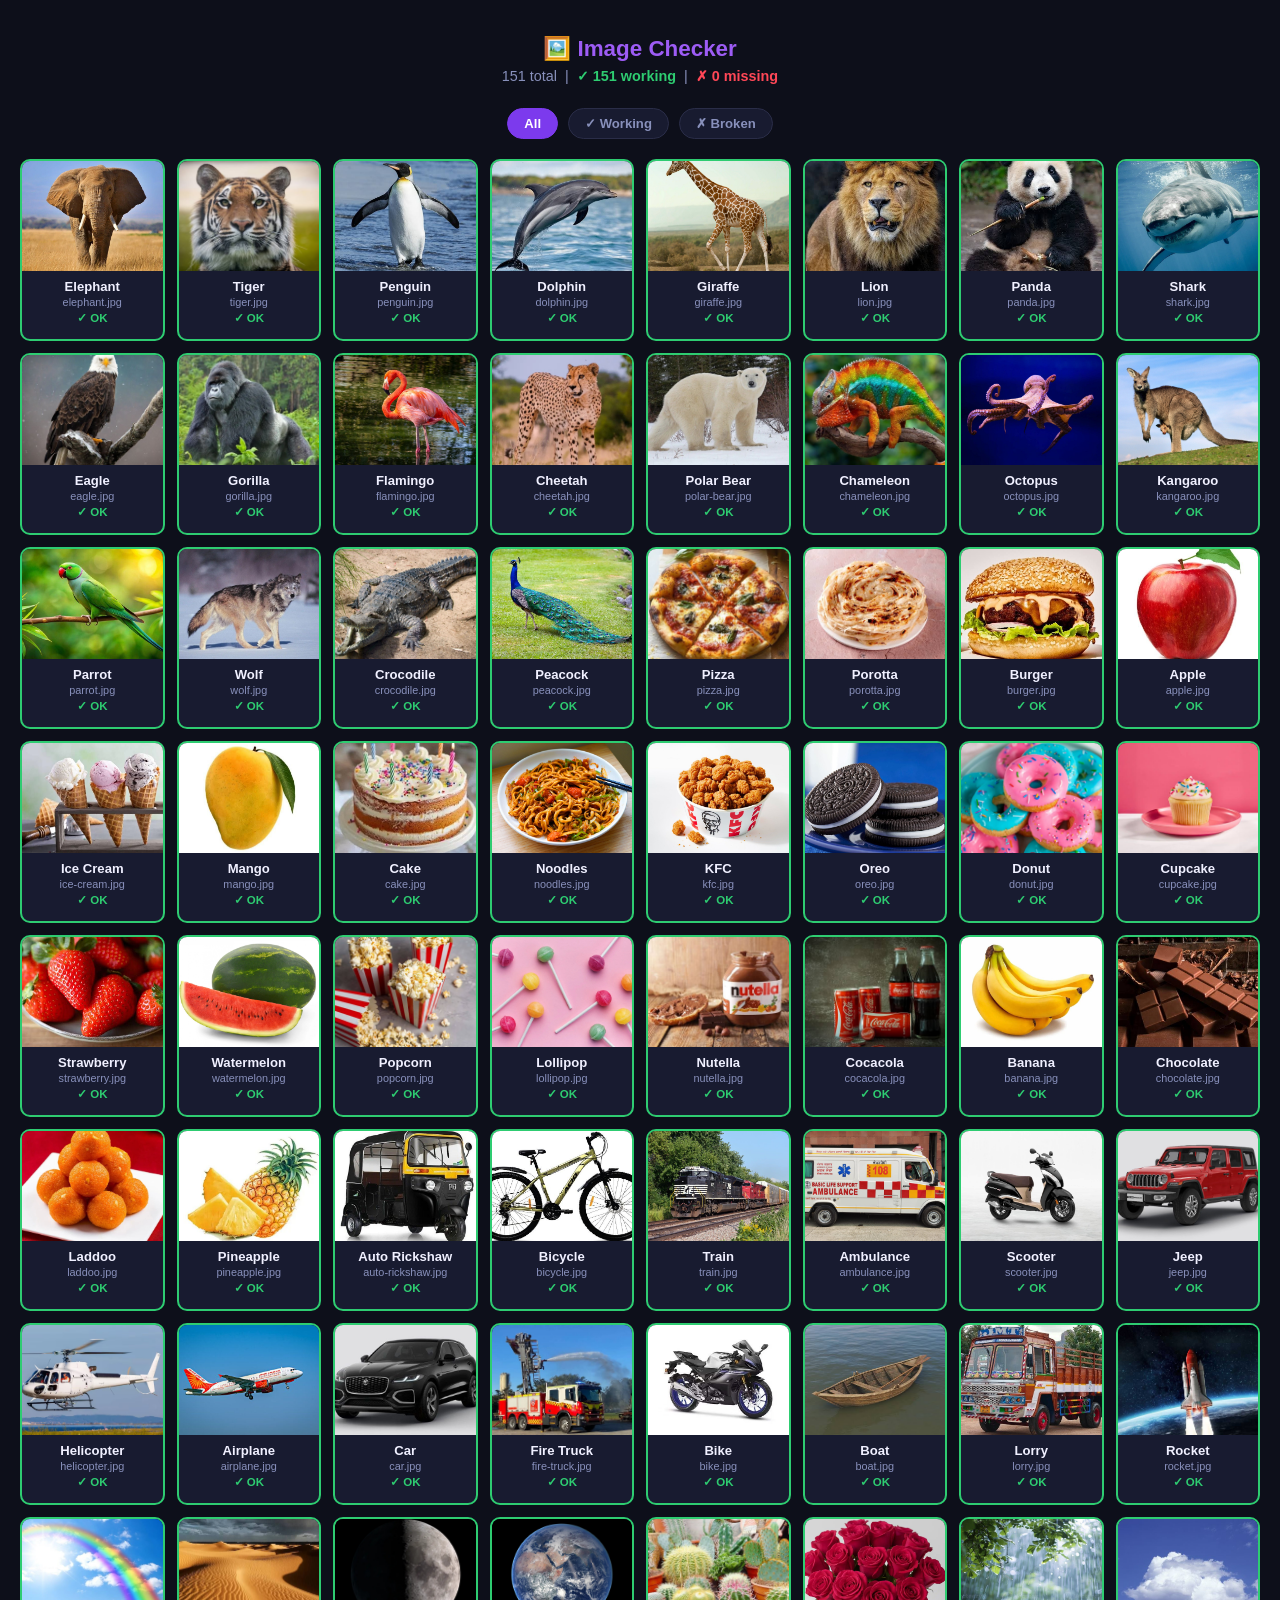
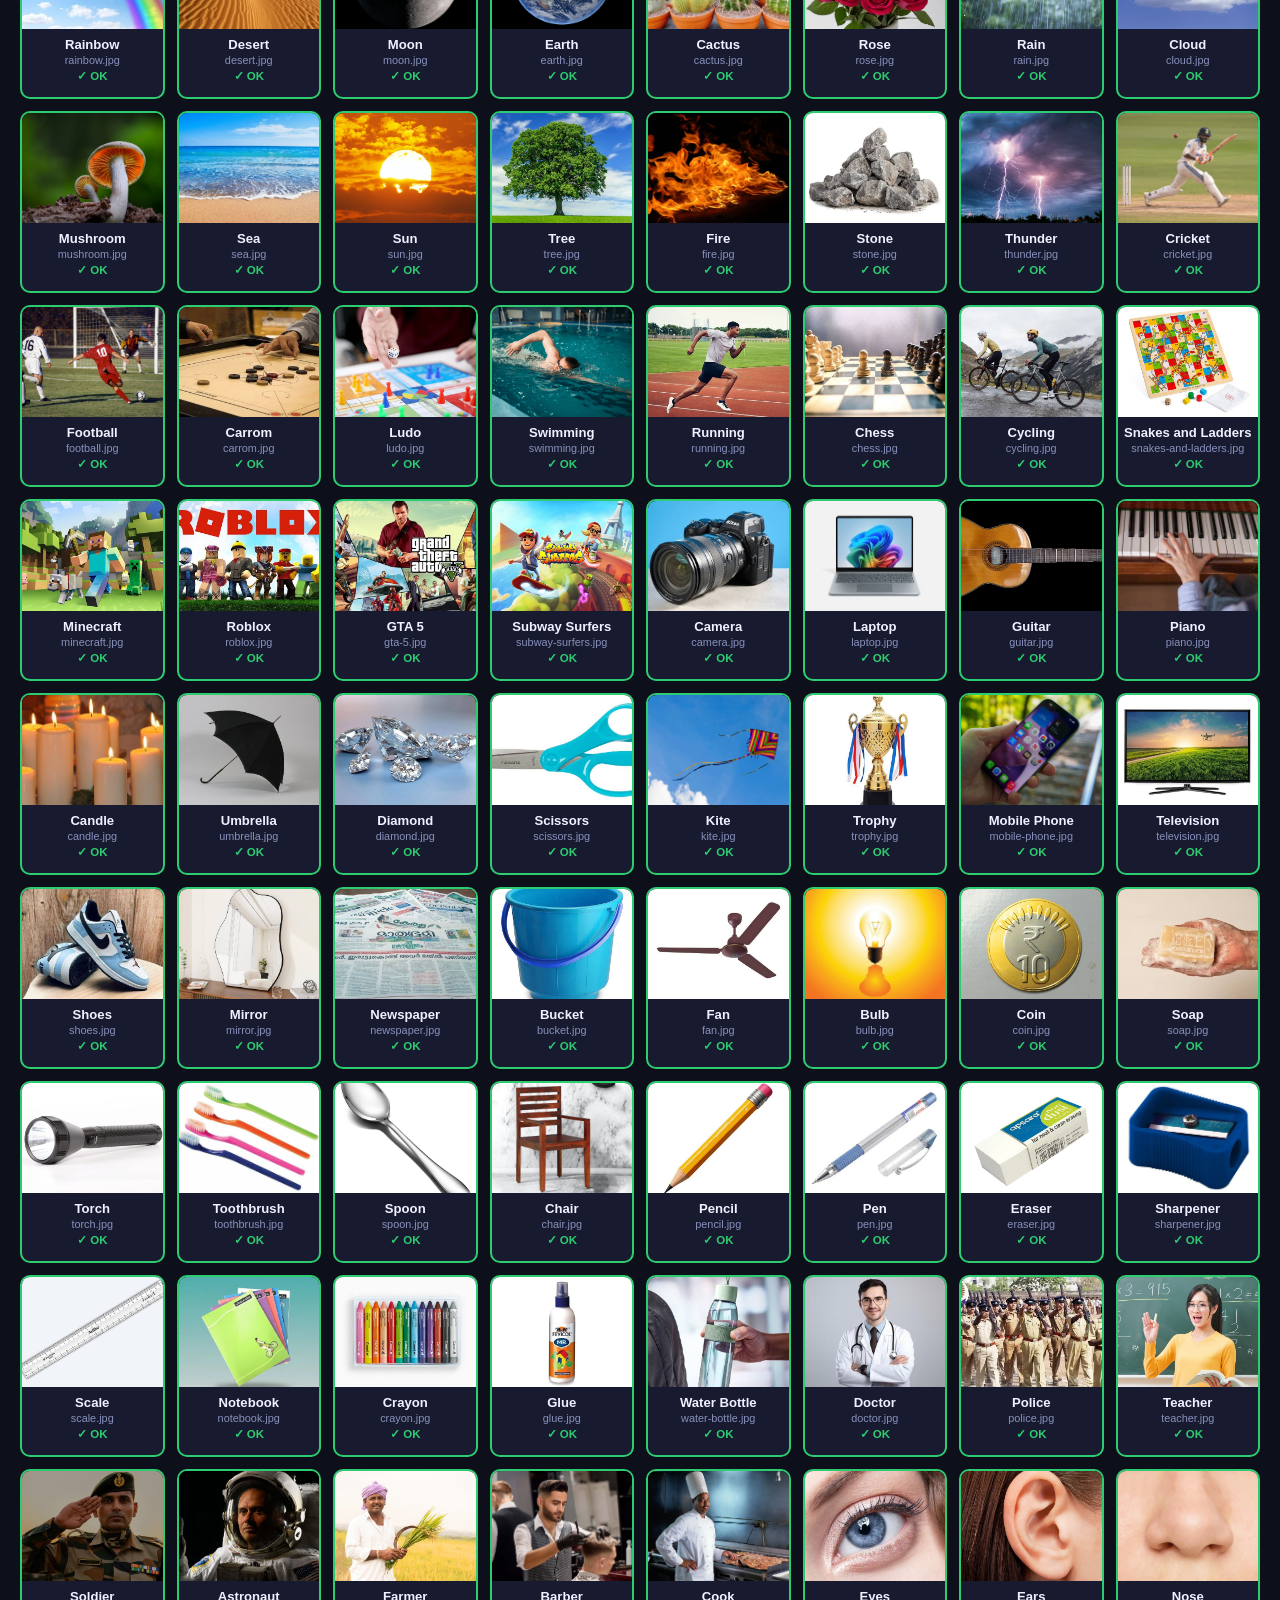
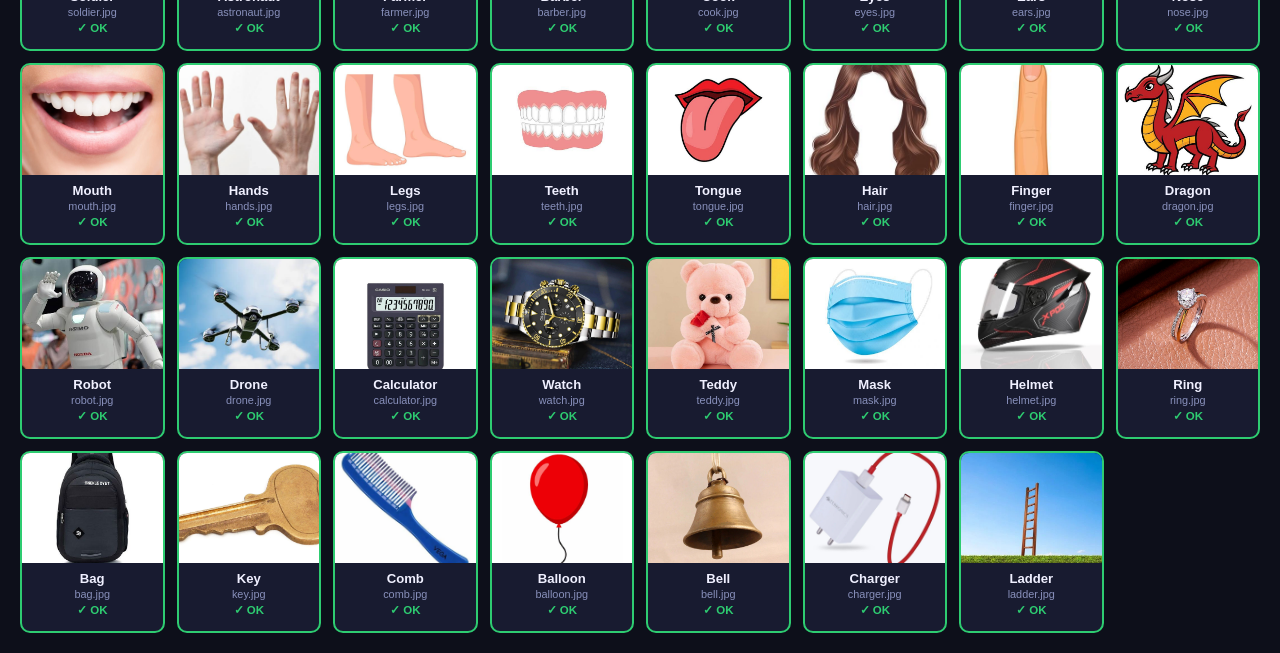
<file: check-images.html>
<!DOCTYPE html>
<html lang="en">
<head>
  <meta charset="UTF-8" />
  <meta name="viewport" content="width=device-width, initial-scale=1.0" />
  <title>Image Checker</title>
  <style>
    body {
      background: #0D0F1A;
      color: #F0F0FF;
      font-family: sans-serif;
      padding: 20px;
      margin: 0;
    }

    h1 {
      text-align: center;
      font-size: 1.4rem;
      margin-bottom: 6px;
      color: #9D5CF5;
    }

    #summary {
      text-align: center;
      font-size: .9rem;
      color: #8890BB;
      margin-bottom: 24px;
    }

    #summary span.ok  { color: #2ECC71; font-weight: 700; }
    #summary span.bad { color: #FF4757; font-weight: 700; }

    .grid {
      display: grid;
      grid-template-columns: repeat(auto-fill, minmax(140px, 1fr));
      gap: 12px;
    }

    .card {
      background: #181B30;
      border: 2px solid #2A2D48;
      border-radius: 10px;
      overflow: hidden;
      text-align: center;
    }

    .card.ok  { border-color: #2ECC71; }
    .card.bad { border-color: #FF4757; }

    .card img {
      width: 100%;
      height: 110px;
      object-fit: cover;
      display: block;
      background: #13162A;
    }

    .card .info {
      padding: 8px 6px;
    }

    .card .word {
      font-size: .82rem;
      font-weight: 700;
      margin-bottom: 2px;
      white-space: nowrap;
      overflow: hidden;
      text-overflow: ellipsis;
    }

    .card .filename {
      font-size: .68rem;
      color: #8890BB;
      white-space: nowrap;
      overflow: hidden;
      text-overflow: ellipsis;
    }

    .card .status {
      font-size: .72rem;
      font-weight: 700;
      padding: 3px 0 6px;
    }

    .ok  .status { color: #2ECC71; }
    .bad .status { color: #FF4757; }

    #filter-bar {
      display: flex;
      gap: 10px;
      justify-content: center;
      margin-bottom: 20px;
      flex-wrap: wrap;
    }

    .filter-btn {
      padding: 7px 16px;
      border-radius: 20px;
      border: 1.5px solid #2A2D48;
      background: #181B30;
      color: #8890BB;
      font-size: .82rem;
      font-weight: 600;
      cursor: pointer;
    }

    .filter-btn.active {
      background: #7C3AED;
      border-color: #7C3AED;
      color: #fff;
    }
  </style>
</head>
<body>

  <h1>🖼️ Image Checker</h1>
  <div id="summary">Loading…</div>

  <div id="filter-bar">
    <button class="filter-btn active" onclick="setFilter('all', this)">All</button>
    <button class="filter-btn" onclick="setFilter('ok', this)">✓ Working</button>
    <button class="filter-btn" onclick="setFilter('bad', this)">✗ Broken</button>
  </div>

  <div class="grid" id="grid"></div>

  <script src="words.js"></script>
  <script>
    let results = [];   // { word, filename, ok }
    let loaded  = 0;
    let currentFilter = 'all';

    function setFilter(f, btn) {
      currentFilter = f;
      document.querySelectorAll('.filter-btn').forEach(b => b.classList.remove('active'));
      btn.classList.add('active');
      renderGrid();
    }

    function renderGrid() {
      const grid = document.getElementById('grid');
      const show = currentFilter === 'all'
        ? results
        : results.filter(r => currentFilter === 'ok' ? r.ok : !r.ok);

      grid.innerHTML = '';
      show.forEach(r => {
        const card = document.createElement('div');
        card.className = 'card ' + (r.ok ? 'ok' : 'bad');

        const img = document.createElement('img');
        img.src = r.image;
        img.alt = r.word;

        const info = document.createElement('div');
        info.className = 'info';
        info.innerHTML = `
          <div class="word">${r.word}</div>
          <div class="filename">${r.filename}</div>
          <div class="status">${r.ok ? '✓ OK' : '✗ Missing'}</div>
        `;

        card.appendChild(img);
        card.appendChild(info);
        grid.appendChild(card);
      });
    }

    function updateSummary() {
      const ok  = results.filter(r => r.ok).length;
      const bad = results.filter(r => !r.ok).length;
      document.getElementById('summary').innerHTML =
        `${results.length} total &nbsp;|&nbsp; ` +
        `<span class="ok">✓ ${ok} working</span> &nbsp;|&nbsp; ` +
        `<span class="bad">✗ ${bad} missing</span>`;
    }

    // Build result list and test each image
    WORDS.forEach(w => {
      const filename = w.image.split('/').pop();
      const entry = { word: w.word, image: w.image, filename, ok: false };
      results.push(entry);

      const img = new Image();
      img.onload = () => {
        entry.ok = true;
        loaded++;
        if (loaded === WORDS.length) { updateSummary(); renderGrid(); }
        else updateSummary();
      };
      img.onerror = () => {
        entry.ok = false;
        loaded++;
        if (loaded === WORDS.length) { updateSummary(); renderGrid(); }
        else updateSummary();
      };
      img.src = w.image;
    });
  </script>

</body>
</html>
</file>
